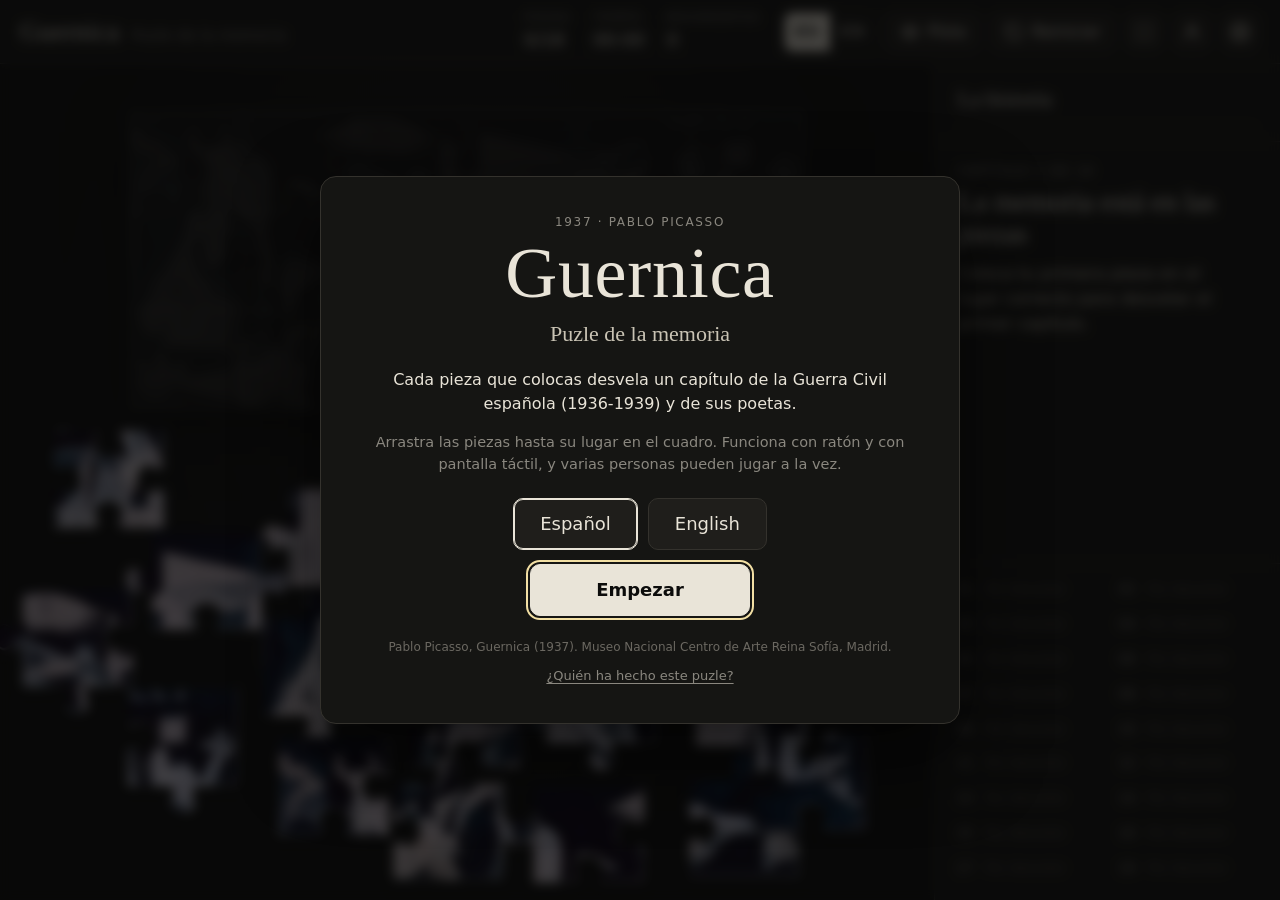
<file: index.html>
<!doctype html>
<html lang="es">
<head>
  <meta charset="utf-8">
  <meta name="viewport" content="width=device-width, initial-scale=1, viewport-fit=cover">
  <title>Guernica · Puzle de la memoria</title>
  <!-- Favicons: copied from the Portfolio-Site project (VP monogram). Relative paths so they work under /guernica/ on GitHub Pages. -->
  <link rel="icon" href="assets/icons/favicon.ico" sizes="any">
  <link rel="icon" type="image/png" sizes="32x32" href="assets/icons/favicon-32x32.png">
  <link rel="icon" type="image/png" sizes="16x16" href="assets/icons/favicon-16x16.png">
  <link rel="apple-touch-icon" sizes="180x180" href="assets/icons/apple-touch-icon.png">
  <link rel="manifest" href="assets/icons/site.webmanifest">
  <meta name="theme-color" content="#151513">
  <link rel="stylesheet" href="css/styles.css">
</head>
<body>
  <div class="app">
    <header class="topbar">
      <div class="brand">
        <h1><span data-i18n="title"></span> <small data-i18n="subtitle"></small></h1>
      </div>

      <dl class="stats" aria-live="polite">
        <div><dt data-i18n="pieces"></dt><dd id="stat-pieces">0/18</dd></div>
        <div><dt data-i18n="time"></dt><dd id="stat-time">00:00</dd></div>
        <div><dt data-i18n="moves"></dt><dd id="stat-moves">0</dd></div>
      </dl>

      <div class="controls">
        <div class="lang-toggle" role="group" aria-label="Idioma / Language">
          <button type="button" data-lang="es">ES</button>
          <button type="button" data-lang="en">EN</button>
        </div>
        <button type="button" class="btn" id="btn-hint" aria-pressed="false">
          <svg viewBox="0 0 24 24" aria-hidden="true"><path d="M2 12s3.5-7 10-7 10 7 10 7-3.5 7-10 7S2 12 2 12z"/><circle cx="12" cy="12" r="3"/></svg>
          <span data-i18n="hint"></span>
        </button>
        <button type="button" class="btn" id="btn-restart">
          <svg viewBox="0 0 24 24" aria-hidden="true"><path d="M3 12a9 9 0 1 0 3-6.7"/><path d="M3 4v5h5"/></svg>
          <span data-i18n="shuffle"></span>
        </button>
        <button type="button" class="btn icon-only" id="btn-fullscreen" data-i18n-title="fullscreen">
          <svg viewBox="0 0 24 24" aria-hidden="true"><path d="M4 9V4h5M20 9V4h-5M4 15v5h5M20 15v5h-5"/></svg>
        </button>
        <a class="btn icon-only" id="btn-profile" href="profile.html" data-i18n-title="whoMade">
          <svg viewBox="0 0 24 24" aria-hidden="true"><circle cx="12" cy="8" r="4"/><path d="M4 21a8 8 0 0 1 16 0"/></svg>
        </a>
        <button type="button" class="btn icon-only" id="btn-settings" data-i18n-title="settings">
          <svg viewBox="0 0 24 24" aria-hidden="true"><circle cx="12" cy="12" r="3"/><path d="M19.4 15a1.7 1.7 0 0 0 .3 1.8l.1.1a2 2 0 1 1-2.8 2.8l-.1-.1a1.7 1.7 0 0 0-1.8-.3 1.7 1.7 0 0 0-1 1.5V21a2 2 0 1 1-4 0v-.1a1.7 1.7 0 0 0-1.1-1.5 1.7 1.7 0 0 0-1.8.3l-.1.1a2 2 0 1 1-2.8-2.8l.1-.1a1.7 1.7 0 0 0 .3-1.8 1.7 1.7 0 0 0-1.5-1H3a2 2 0 1 1 0-4h.1a1.7 1.7 0 0 0 1.5-1.1 1.7 1.7 0 0 0-.3-1.8l-.1-.1a2 2 0 1 1 2.8-2.8l.1.1a1.7 1.7 0 0 0 1.8.3H9a1.7 1.7 0 0 0 1-1.5V3a2 2 0 1 1 4 0v.1a1.7 1.7 0 0 0 1 1.5 1.7 1.7 0 0 0 1.8-.3l.1-.1a2 2 0 1 1 2.8 2.8l-.1.1a1.7 1.7 0 0 0-.3 1.8V9a1.7 1.7 0 0 0 1.5 1H21a2 2 0 1 1 0 4h-.1a1.7 1.7 0 0 0-1.5 1z"/></svg>
        </button>
      </div>
    </header>

    <main class="layout">
      <section class="stage" id="stage" aria-label="Puzzle">
        <canvas id="board" class="board"></canvas>
        <div class="toast" id="toast" role="status"></div>
      </section>

      <aside class="story" id="story">
        <div class="story-head">
          <h2 data-i18n="story"></h2>
          <div class="progress" aria-hidden="true"><div class="progress-bar" id="progress-bar"></div></div>
        </div>
        <article class="feature" id="feature" aria-live="polite"></article>
        <ol class="timeline" id="timeline"></ol>
      </aside>
    </main>
  </div>

  <!-- Start / attract screen -->
  <div class="overlay is-open" id="intro">
    <div class="overlay-card intro-card">
      <p class="eyebrow">1937 · Pablo Picasso</p>
      <h2 class="display"><span data-i18n="title"></span></h2>
      <p class="lede" data-i18n="subtitle"></p>
      <p data-i18n="tagline"></p>
      <p class="muted" data-i18n="howTo"></p>
      <div class="intro-lang" role="group" aria-label="Idioma / Language">
        <button type="button" class="btn big" data-lang="es">Español</button>
        <button type="button" class="btn big" data-lang="en">English</button>
      </div>
      <button type="button" class="btn primary big" id="btn-start" data-i18n="start"></button>
      <p class="credits" data-i18n="credits"></p>
      <a class="who" href="profile.html" data-i18n="whoMade"></a>
    </div>
  </div>

  <!-- Completion screen -->
  <div class="overlay" id="finale" aria-modal="true" role="dialog">
    <div class="overlay-card finale-card">
      <h2 class="display" data-i18n="completeTitle"></h2>
      <p class="lede" id="finale-body"></p>
      <dl class="finale-stats">
        <div><dt data-i18n="time"></dt><dd id="finale-time"></dd></div>
        <div><dt data-i18n="moves"></dt><dd id="finale-moves"></dd></div>
      </dl>
      <figure class="poem" id="finale-poem"></figure>
      <div class="finale-actions">
        <button type="button" class="btn big" id="btn-read" data-i18n="readStory"></button>
        <button type="button" class="btn primary big" id="btn-again" data-i18n="playAgain"></button>
      </div>
    </div>
  </div>

  <!-- Settings drawer (for booth staff) -->
  <div class="drawer" id="settings" aria-hidden="true">
    <div class="drawer-panel" role="dialog" aria-labelledby="settings-title">
      <div class="drawer-head">
        <h2 id="settings-title" data-i18n="settings"></h2>
        <button type="button" class="btn icon-only" id="btn-close-settings" data-i18n-title="close">
          <svg viewBox="0 0 24 24" aria-hidden="true"><path d="M6 6l12 12M18 6L6 18"/></svg>
        </button>
      </div>

      <section>
        <h3 data-i18n="soundTitle"></h3>
        <p class="muted" data-i18n="soundHelp"></p>
        <p class="sound-source" id="sound-source"></p>
        <label class="switch"><input type="checkbox" id="sound-enabled"> <span data-i18n="enableSound"></span></label>
        <label class="range"><span data-i18n="volume"></span> <input type="range" id="sound-volume" min="0" max="1" step="0.05"></label>
        <div class="row">
          <button type="button" class="btn" id="btn-choose-sound" data-i18n="chooseSound"></button>
          <button type="button" class="btn" id="btn-test-sound" data-i18n="testSound"></button>
          <button type="button" class="btn" id="btn-clear-sound" data-i18n="resetSound"></button>
        </div>
        <input type="file" id="sound-file" accept="audio/*" hidden>
      </section>

      <section>
        <h3 data-i18n="shortcuts"></h3>
        <ul class="shortcuts">
          <li><kbd>H</kbd> <span data-i18n="sc_hint"></span></li>
          <li><kbd>L</kbd> <span data-i18n="sc_lang"></span></li>
          <li><kbd>F</kbd> <span data-i18n="sc_full"></span></li>
          <li><kbd>Shift</kbd>+<kbd>R</kbd> <span data-i18n="sc_restart"></span></li>
          <li><kbd>Shift</kbd>+<kbd>D</kbd> <span data-i18n="sc_demo"></span></li>
        </ul>
        <p class="muted" id="idle-note"></p>
      </section>
    </div>
  </div>

  <script src="js/config.js"></script>
  <script src="js/content.js"></script>
  <script src="js/puzzle.js"></script>
</body>
</html>
</file>
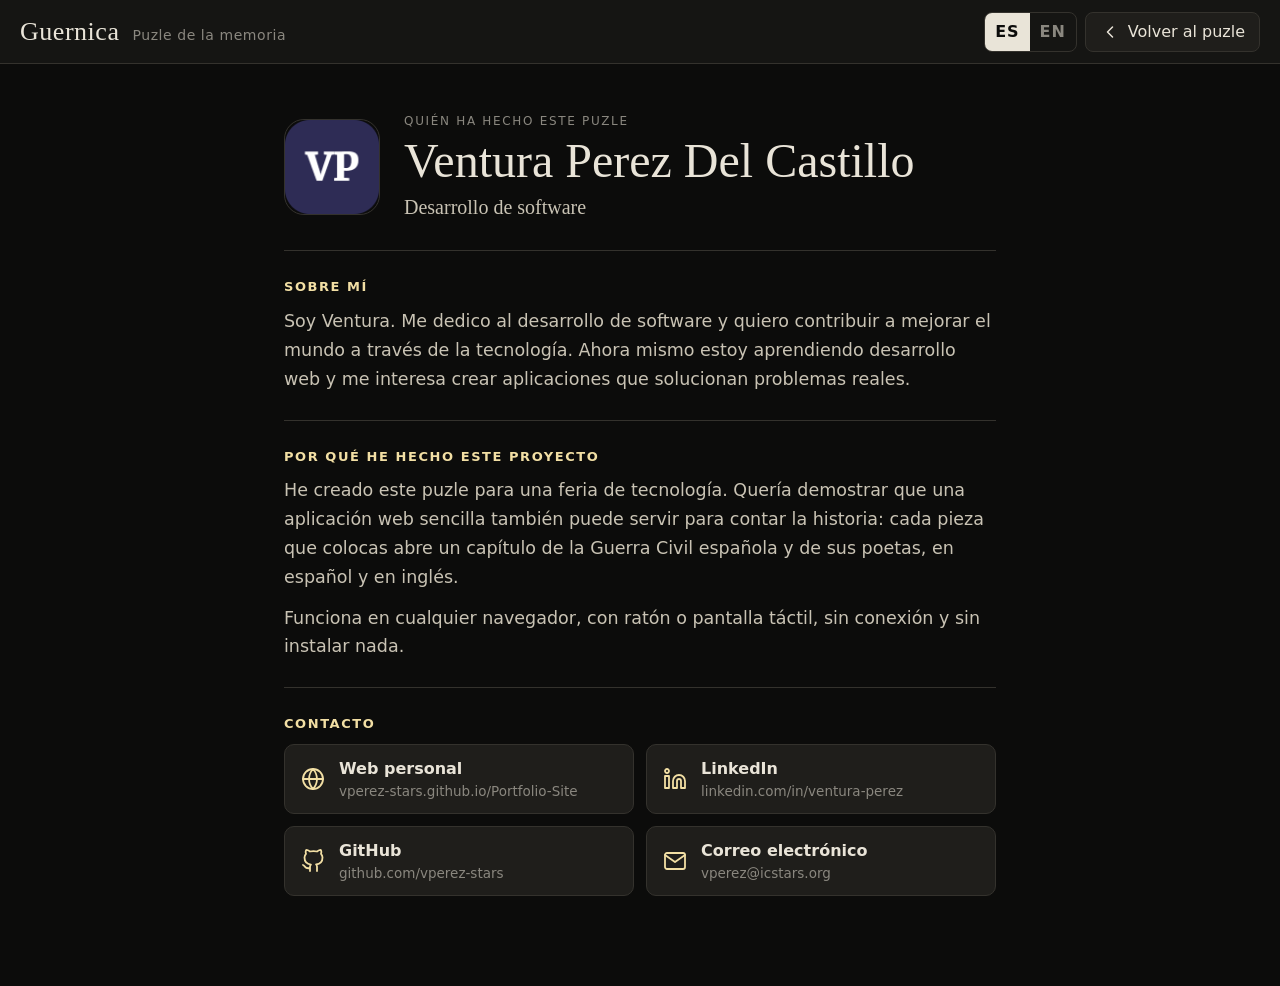
<file: profile.html>
<!doctype html>
<html lang="es">
<head>
  <meta charset="utf-8">
  <meta name="viewport" content="width=device-width, initial-scale=1, viewport-fit=cover">
  <title>Ventura Perez Del Castillo · Guernica</title>
  <link rel="icon" href="assets/icons/favicon.ico" sizes="any">
  <link rel="icon" type="image/png" sizes="32x32" href="assets/icons/favicon-32x32.png">
  <link rel="icon" type="image/png" sizes="16x16" href="assets/icons/favicon-16x16.png">
  <link rel="apple-touch-icon" sizes="180x180" href="assets/icons/apple-touch-icon.png">
  <link rel="manifest" href="assets/icons/site.webmanifest">
  <meta name="theme-color" content="#151513">
  <link rel="stylesheet" href="css/styles.css">
</head>
<body class="profile-page">
  <header class="topbar">
    <a class="brand" href="index.html">
      <h1><span data-i18n="title"></span> <small data-i18n="subtitle"></small></h1>
    </a>
    <div class="controls">
      <div class="lang-toggle" role="group" aria-label="Idioma / Language">
        <button type="button" data-lang="es">ES</button>
        <button type="button" data-lang="en">EN</button>
      </div>
      <a class="btn" href="index.html">
        <svg viewBox="0 0 24 24" aria-hidden="true"><path d="M15 18l-6-6 6-6"/></svg>
        <span data-p="back"></span>
      </a>
    </div>
  </header>

  <main class="profile">
    <header class="profile-head">
      <img class="profile-mark" src="assets/icons/android-chrome-192x192.png" alt="" width="96" height="96">
      <div>
        <p class="eyebrow" data-p="pageTitle"></p>
        <h2 class="profile-name" id="profile-name"></h2>
        <p class="lede" data-p="role"></p>
      </div>
    </header>

    <section class="profile-section">
      <h3 data-p="aboutTitle"></h3>
      <div id="profile-about"></div>
    </section>

    <section class="profile-section">
      <h3 data-p="whyTitle"></h3>
      <div id="profile-why"></div>
    </section>

    <section class="profile-section">
      <h3 data-p="linksTitle"></h3>
      <ul class="profile-links">
        <li><a id="link-portfolio" target="_blank" rel="noopener noreferrer">
          <svg viewBox="0 0 24 24" aria-hidden="true"><circle cx="12" cy="12" r="10"/><path d="M2 12h20M12 2a15.3 15.3 0 0 1 4 10 15.3 15.3 0 0 1-4 10 15.3 15.3 0 0 1-4-10 15.3 15.3 0 0 1 4-10z"/></svg>
          <span><strong data-p="portfolio"></strong><small></small></span></a></li>
        <li><a id="link-linkedin" target="_blank" rel="noopener noreferrer">
          <svg viewBox="0 0 24 24" aria-hidden="true"><path d="M16 8a6 6 0 0 1 6 6v7h-4v-7a2 2 0 0 0-4 0v7h-4v-7a6 6 0 0 1 6-6z"/><rect x="2" y="9" width="4" height="12"/><circle cx="4" cy="4" r="2"/></svg>
          <span><strong data-p="linkedin"></strong><small></small></span></a></li>
        <li><a id="link-github" target="_blank" rel="noopener noreferrer">
          <svg viewBox="0 0 24 24" aria-hidden="true"><path d="M9 19c-5 1.5-5-2.5-7-3m14 6v-3.9a3.4 3.4 0 0 0-.9-2.6c3.1-.4 6.4-1.5 6.4-7A5.4 5.4 0 0 0 20 4.8 5.1 5.1 0 0 0 19.9 1S18.7.7 16 2.5a13.4 13.4 0 0 0-7 0C6.3.7 5.1 1 5.1 1A5.1 5.1 0 0 0 5 4.8a5.4 5.4 0 0 0-1.5 3.8c0 5.4 3.3 6.6 6.4 7A3.4 3.4 0 0 0 9 18.1V22"/></svg>
          <span><strong data-p="github"></strong><small></small></span></a></li>
        <li><a id="link-email">
          <svg viewBox="0 0 24 24" aria-hidden="true"><rect x="2" y="4" width="20" height="16" rx="2"/><path d="M22 6l-10 7L2 6"/></svg>
          <span><strong data-p="email"></strong><small></small></span></a></li>
      </ul>
    </section>
  </main>

  <script src="js/config.js"></script>
  <script src="js/content.js"></script>
  <script src="js/profile.js"></script>
</body>
</html>
</file>
<file: css/styles.css>
/* Guernica puzzle — monochrome palette taken from the painting. */
:root {
  --ink: #0c0c0b;
  --ink-2: #151513;
  --ink-3: #1f1e1b;
  --line: #34322d;
  --grey: #8a877f;
  --bone: #e9e4d8;
  --bone-2: #c9c3b4;
  --lamp: #f2dfa4;           /* the lamp's light — the only warm note */
  --serif: Georgia, "Iowan Old Style", "Times New Roman", serif;
  --sans: "Segoe UI", system-ui, -apple-system, Roboto, "Helvetica Neue", Arial, sans-serif;
  --radius: 10px;
  --topbar-h: 64px;
  color-scheme: dark;
}

* { box-sizing: border-box; }
html, body { margin: 0; height: 100%; }
body {
  background: var(--ink);
  color: var(--bone);
  font-family: var(--sans);
  font-size: 16px;
  line-height: 1.5;
  -webkit-font-smoothing: antialiased;
  overflow: hidden;
  user-select: none;
  -webkit-user-select: none;
}
button { font: inherit; color: inherit; }
svg { width: 20px; height: 20px; fill: none; stroke: currentColor; stroke-width: 1.8; stroke-linecap: round; stroke-linejoin: round; }

.app { display: flex; flex-direction: column; height: 100vh; height: 100dvh; }

/* ---------- Top bar ---------- */
.topbar {
  display: flex; align-items: center; gap: 24px;
  height: var(--topbar-h); padding: 0 20px;
  border-bottom: 1px solid var(--line);
  background: var(--ink-2);
  flex: none;
}
.brand h1 {
  margin: 0; font-family: var(--serif); font-weight: 400; font-size: 26px; letter-spacing: .02em;
  white-space: nowrap;
}
.brand small { font-family: var(--sans); font-size: 14px; color: var(--grey); letter-spacing: .04em; margin-left: 6px; }

.stats { display: flex; gap: 22px; margin: 0 0 0 auto; }
.stats div { display: flex; flex-direction: column; align-items: flex-start; }
.stats dt { font-size: 11px; text-transform: uppercase; letter-spacing: .12em; color: var(--grey); }
.stats dd { margin: 0; font-variant-numeric: tabular-nums; font-size: 18px; }

.controls { display: flex; align-items: center; gap: 8px; }

.btn {
  display: inline-flex; align-items: center; justify-content: center; gap: 8px;
  min-height: 40px; padding: 0 14px;
  background: var(--ink-3); border: 1px solid var(--line); border-radius: 8px;
  cursor: pointer; transition: background .15s, border-color .15s, color .15s;
}
.btn:hover { background: #2a2925; border-color: #4a4740; }
.btn:focus-visible, .lang-toggle button:focus-visible { outline: 2px solid var(--lamp); outline-offset: 2px; }
.btn.icon-only { width: 40px; padding: 0; }
.btn[aria-pressed="true"] { background: var(--bone); color: var(--ink); border-color: var(--bone); }
.btn.primary { background: var(--bone); color: var(--ink); border-color: var(--bone); font-weight: 600; }
.btn.primary:hover { background: #fff; }
.btn.big { min-height: 52px; padding: 0 26px; font-size: 18px; border-radius: 10px; }

.lang-toggle { display: inline-flex; border: 1px solid var(--line); border-radius: 8px; overflow: hidden; }
.lang-toggle button {
  min-height: 38px; min-width: 44px; padding: 0 10px; border: 0; background: transparent; cursor: pointer;
  font-weight: 600; letter-spacing: .06em; color: var(--grey);
}
.lang-toggle button[aria-pressed="true"] { background: var(--bone); color: var(--ink); }

/* ---------- Layout ---------- */
.layout {
  flex: 1; min-height: 0;
  display: grid; grid-template-columns: minmax(0, 1fr) clamp(320px, 27vw, 460px);
}
.layout > * { min-width: 0; }

/* ---------- Stage & pieces ---------- */
.stage {
  position: relative; overflow: hidden; touch-action: none;
  background:
    radial-gradient(ellipse at 50% 35%, rgba(233,228,216,.05), transparent 65%),
    var(--ink);
}
.board {
  position: absolute; left: 0; top: 0;
  border-radius: 2px;
  box-shadow: 0 0 0 1px rgba(233,228,216,.18), 0 20px 60px rgba(0,0,0,.6);
}
.piece {
  position: absolute; left: 0; top: 0;
  will-change: transform;
  filter: drop-shadow(0 3px 4px rgba(0,0,0,.65));
  transition: filter .15s, opacity .6s;
  pointer-events: none; /* hit-testing is done on the real piece shape in JS */
}
.piece.dragging { filter: drop-shadow(0 16px 22px rgba(0,0,0,.75)) brightness(1.08); }
.piece.snapping { transition: transform .22s cubic-bezier(.2,.8,.2,1), filter .15s, opacity .6s; }
.piece.placed { filter: none; }
.piece.flash { animation: flash .9s ease-out; }
@keyframes flash {
  0% { filter: brightness(1.9) drop-shadow(0 0 14px rgba(242,223,164,.9)); }
  100% { filter: brightness(1) drop-shadow(0 0 0 rgba(242,223,164,0)); }
}
.stage.is-complete .piece { opacity: 0; }

.toast {
  position: absolute; left: 50%; bottom: 22px; transform: translate(-50%, 20px);
  max-width: min(560px, calc(100% - 32px));
  padding: 12px 18px; border-radius: 999px;
  background: rgba(233,228,216,.96); color: var(--ink);
  font-weight: 600; box-shadow: 0 10px 30px rgba(0,0,0,.5);
  opacity: 0; pointer-events: none; transition: opacity .25s, transform .25s;
  z-index: 1000000; white-space: nowrap; overflow: hidden; text-overflow: ellipsis;
}
.toast.show { opacity: 1; transform: translate(-50%, 0); }
.toast small { font-weight: 400; opacity: .7; margin-right: 6px; text-transform: uppercase; letter-spacing: .08em; font-size: 12px; }

/* ---------- Story panel ---------- */
.story {
  border-left: 1px solid var(--line); background: var(--ink-2);
  display: flex; flex-direction: column; min-height: 0;
}
.story-head { padding: 18px 22px 12px; border-bottom: 1px solid var(--line); }
.story-head h2 { margin: 0 0 10px; font-family: var(--serif); font-weight: 400; font-size: 22px; }
.progress { height: 4px; background: var(--ink-3); border-radius: 4px; overflow: hidden; }
.progress-bar { height: 100%; width: 0; background: var(--lamp); transition: width .6s cubic-bezier(.2,.8,.2,1); }

.feature {
  padding: 20px 22px; overflow-y: auto; flex: 1 1 auto; min-height: 0;
  user-select: text; -webkit-user-select: text;
}
.feature.enter { animation: enter .55s cubic-bezier(.2,.8,.2,1); }
@keyframes enter { from { opacity: 0; transform: translateY(12px); } to { opacity: 1; transform: none; } }
.eyebrow { margin: 0 0 6px; font-size: 12px; text-transform: uppercase; letter-spacing: .14em; color: var(--grey); }
.eyebrow .tag { color: var(--lamp); }
.feature h3 { margin: 0 0 12px; font-family: var(--serif); font-weight: 400; font-size: 28px; line-height: 1.15; }
.feature p.body { margin: 0 0 16px; color: var(--bone-2); font-size: 16.5px; text-wrap: pretty; }
.feature .empty { color: var(--grey); }
.feature .chapter-count { font-size: 13px; color: var(--grey); margin: 16px 0 0; }

.poem { margin: 18px 0 0; padding: 14px 0 2px 16px; border-left: 2px solid var(--lamp); }
.poem blockquote { margin: 0; font-family: var(--serif); font-style: italic; font-size: 18px; line-height: 1.55; color: var(--bone); }
.poem blockquote.translation { margin-top: 12px; font-size: 15.5px; color: var(--bone-2); }
.poem .label { display: block; font-family: var(--sans); font-style: normal; font-size: 11px; text-transform: uppercase; letter-spacing: .12em; color: var(--grey); margin-bottom: 2px; }
.poem figcaption { margin-top: 10px; font-size: 13.5px; color: var(--grey); }
.poem figcaption cite { font-style: italic; }
.poem .gap { display: block; height: .6em; }

.timeline {
  position: relative;
  list-style: none; margin: 0; padding: 10px 12px 16px;
  border-top: 1px solid var(--line);
  flex: 0 1 auto; max-height: 42%; overflow-y: auto;
  display: grid; grid-template-columns: 1fr 1fr; gap: 4px;
}
.timeline li button {
  width: 100%; text-align: left; border: 1px solid transparent; background: transparent; border-radius: 6px;
  padding: 6px 8px; cursor: pointer; display: flex; gap: 8px; align-items: baseline;
  font-size: 13px; line-height: 1.3; color: var(--bone-2);
}
.timeline li button:hover:not(:disabled) { background: var(--ink-3); }
.timeline li button[aria-current="true"] { border-color: var(--line); background: var(--ink-3); color: var(--bone); }
.timeline li button:disabled { cursor: default; color: #55524b; }
.timeline .num { font-variant-numeric: tabular-nums; color: var(--grey); min-width: 1.6em; }
.timeline li.just-revealed button { animation: glow 1.4s ease-out; }
@keyframes glow { from { background: rgba(242,223,164,.25); } to { background: transparent; } }

/* ---------- Overlays ---------- */
.overlay {
  position: fixed; inset: 0; z-index: 20000;
  display: grid; place-items: center; padding: 24px;
  background: rgba(8,8,7,.82); backdrop-filter: blur(6px);
  opacity: 0; visibility: hidden; transition: opacity .35s, visibility .35s;
}
.overlay.is-open { opacity: 1; visibility: visible; }
.overlay-card {
  width: min(640px, 100%); max-height: calc(100dvh - 48px); overflow-y: auto;
  background: var(--ink-2); border: 1px solid var(--line); border-radius: 16px;
  padding: 36px 40px; text-align: center; box-shadow: 0 30px 80px rgba(0,0,0,.6);
}
#intro { background: rgba(8,8,7,.72); }
.display { margin: 0; font-family: var(--serif); font-weight: 400; font-size: clamp(40px, 6vw, 72px); line-height: 1; letter-spacing: .01em; }
.lede { font-family: var(--serif); font-size: 22px; color: var(--bone-2); margin: 8px 0 18px; }
.muted { color: var(--grey); font-size: 14.5px; }
.intro-card p { text-wrap: pretty; }
.intro-lang { display: flex; gap: 10px; justify-content: center; margin: 22px 0 14px; }
.intro-lang .btn[aria-pressed="true"] { background: var(--ink-3); color: var(--bone); border-color: var(--bone); box-shadow: inset 0 0 0 1px var(--bone); }
#btn-start { min-width: 220px; }
.credits { margin: 22px 0 0; font-size: 12px; color: #6b6861; }

.finale-card { width: min(720px, 100%); }
.finale-stats { display: flex; justify-content: center; gap: 40px; margin: 0 0 8px; }
.finale-stats dt { font-size: 11px; text-transform: uppercase; letter-spacing: .12em; color: var(--grey); }
.finale-stats dd { margin: 0; font-size: 28px; font-variant-numeric: tabular-nums; }
.finale-card .poem { text-align: left; display: inline-block; margin: 18px auto 6px; }
.finale-card .poem-cols { display: flex; gap: 32px; flex-wrap: wrap; }
.finale-card .poem-cols blockquote.translation { margin-top: 0; }
.finale-card .poem-cols .label { display: none; }
.finale-actions { display: flex; gap: 12px; justify-content: center; flex-wrap: wrap; margin-top: 22px; }

/* ---------- Settings drawer ---------- */
.drawer { position: fixed; inset: 0; z-index: 30000; visibility: hidden; }
.drawer::before { content: ""; position: absolute; inset: 0; background: rgba(0,0,0,.5); opacity: 0; transition: opacity .25s; }
.drawer.is-open { visibility: visible; }
.drawer.is-open::before { opacity: 1; }
.drawer-panel {
  position: absolute; top: 0; right: 0; bottom: 0; width: min(420px, 100%);
  background: var(--ink-2); border-left: 1px solid var(--line);
  padding: 20px 24px; overflow-y: auto;
  transform: translateX(100%); transition: transform .25s cubic-bezier(.2,.8,.2,1);
  user-select: text; -webkit-user-select: text;
}
.drawer.is-open .drawer-panel { transform: none; }
.drawer-head { display: flex; align-items: center; justify-content: space-between; }
.drawer h2 { margin: 0; font-family: var(--serif); font-weight: 400; }
.drawer section { padding: 18px 0; border-bottom: 1px solid var(--line); }
.drawer h3 { margin: 0 0 6px; font-size: 13px; text-transform: uppercase; letter-spacing: .12em; color: var(--bone-2); }
.drawer .row { display: flex; flex-wrap: wrap; gap: 8px; margin-top: 12px; }
.sound-source { margin: 10px 0; padding: 10px 12px; border-radius: 8px; background: var(--ink-3); font-size: 14px; word-break: break-all; }
.switch, .range { display: flex; align-items: center; gap: 10px; margin: 10px 0; font-size: 14px; }
.range input { flex: 1; accent-color: var(--lamp); }
.switch input { width: 18px; height: 18px; accent-color: var(--lamp); }
.shortcuts { list-style: none; padding: 0; margin: 8px 0; display: grid; gap: 8px; font-size: 14px; }
kbd { display: inline-block; min-width: 26px; padding: 2px 6px; border: 1px solid var(--line); border-bottom-width: 2px; border-radius: 5px; background: var(--ink-3); font-family: var(--sans); font-size: 12px; text-align: center; }

/* ---------- Responsive ---------- */
@media (max-width: 1100px) {
  .brand small, .controls .btn span { display: none; }
  .controls .btn { width: 40px; padding: 0; }
  .stats { gap: 14px; }
}
@media (max-width: 860px) {
  body { overflow: auto; }
  .app { height: auto; min-height: 100dvh; }
  .topbar { flex-wrap: wrap; height: auto; padding: 10px 16px; gap: 10px 16px; }
  .stats { margin: 0; order: 3; width: 100%; justify-content: space-between; }
  .controls { margin-left: auto; }
  .layout { grid-template-columns: 1fr; }
  .stage { height: 72vh; height: 72dvh; }
  .story { border-left: 0; border-top: 1px solid var(--line); }
  .timeline { max-height: none; }
  .overlay-card { padding: 28px 20px; }
}

@media (prefers-reduced-motion: reduce) {
  *, *::before, *::after { animation-duration: .01ms !important; transition-duration: .01ms !important; }
}

/* ---------- Creator profile page (profile.html) ---------- */
body.profile-page { overflow-y: auto; user-select: text; -webkit-user-select: text; height: auto; min-height: 100%; }
.profile-page .topbar { position: sticky; top: 0; z-index: 10; justify-content: space-between; }
.profile-page .brand { color: inherit; text-decoration: none; }
a.btn { text-decoration: none; color: inherit; }
.profile { width: min(760px, 100%); margin: 0 auto; padding: 48px 24px 64px; }
.profile-head { display: flex; align-items: center; gap: 24px; padding-bottom: 28px; border-bottom: 1px solid var(--line); }
.profile-mark { width: 96px; height: 96px; border-radius: 20px; flex: none; border: 1px solid var(--line); }
.profile-name { margin: 0; font-family: var(--serif); font-weight: 400; font-size: clamp(32px, 5vw, 48px); line-height: 1.05; }
.profile-head .lede { margin: 6px 0 0; font-size: 20px; }
.profile-section { padding: 26px 0; border-bottom: 1px solid var(--line); }
.profile-section:last-child { border-bottom: 0; }
.profile-section h3 { margin: 0 0 10px; font-size: 13px; font-weight: 600; text-transform: uppercase; letter-spacing: .12em; color: var(--lamp); }
.profile-section p { margin: 0 0 12px; font-size: 17.5px; line-height: 1.65; color: var(--bone-2); text-wrap: pretty; }
.profile-section p:last-child { margin-bottom: 0; }
.profile-links { list-style: none; margin: 4px 0 0; padding: 0; display: grid; grid-template-columns: repeat(2, minmax(0, 1fr)); gap: 12px; }
.profile-links a {
  display: flex; align-items: center; gap: 14px; min-height: 64px; padding: 12px 16px;
  background: var(--ink-3); border: 1px solid var(--line); border-radius: var(--radius);
  color: var(--bone); text-decoration: none; transition: background .15s, border-color .15s;
}
.profile-links a:hover { background: #2a2925; border-color: #4a4740; }
.profile-links a:focus-visible { outline: 2px solid var(--lamp); outline-offset: 2px; }
.profile-links svg { width: 24px; height: 24px; flex: none; color: var(--lamp); }
.profile-links span { display: flex; flex-direction: column; min-width: 0; }
.profile-links strong { font-weight: 600; }
.profile-links small { font-size: 13.5px; color: var(--grey); overflow-wrap: anywhere; }
.intro-card .who { display: inline-block; margin-top: 10px; font-size: 13px; color: var(--grey); text-decoration: underline; text-underline-offset: 3px; }
.intro-card .who:hover { color: var(--bone); }
@media (max-width: 600px) {
  .profile-page .brand small { display: none; }
  .profile { padding: 28px 16px 48px; }
  .profile-head { gap: 16px; }
  .profile-mark { width: 64px; height: 64px; border-radius: 14px; }
  .profile-links { grid-template-columns: 1fr; }
}
/* Keep the "Back to the puzzle" label on the profile page; the 1100px rule above hides button labels. */
.profile-page .controls .btn { width: auto; padding: 0 14px; }
.profile-page .controls .btn span { display: inline; }
</file>
